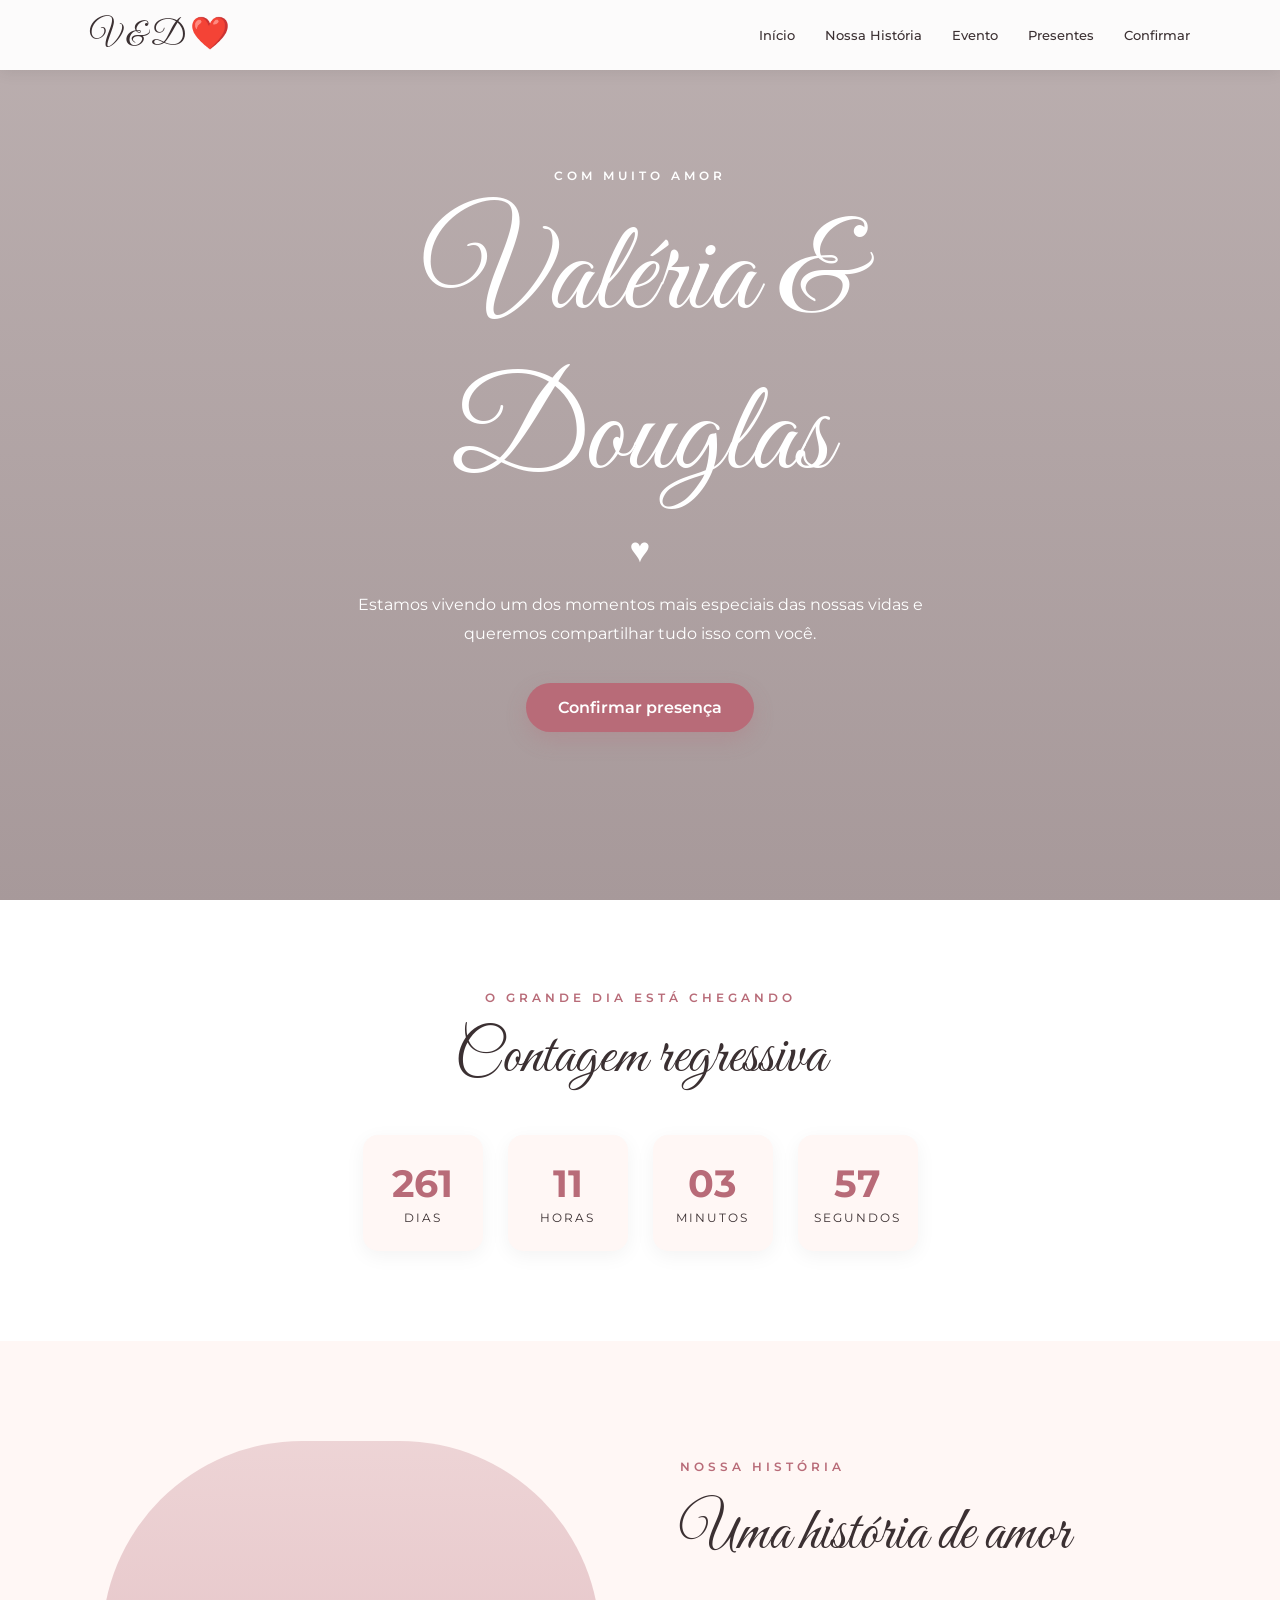
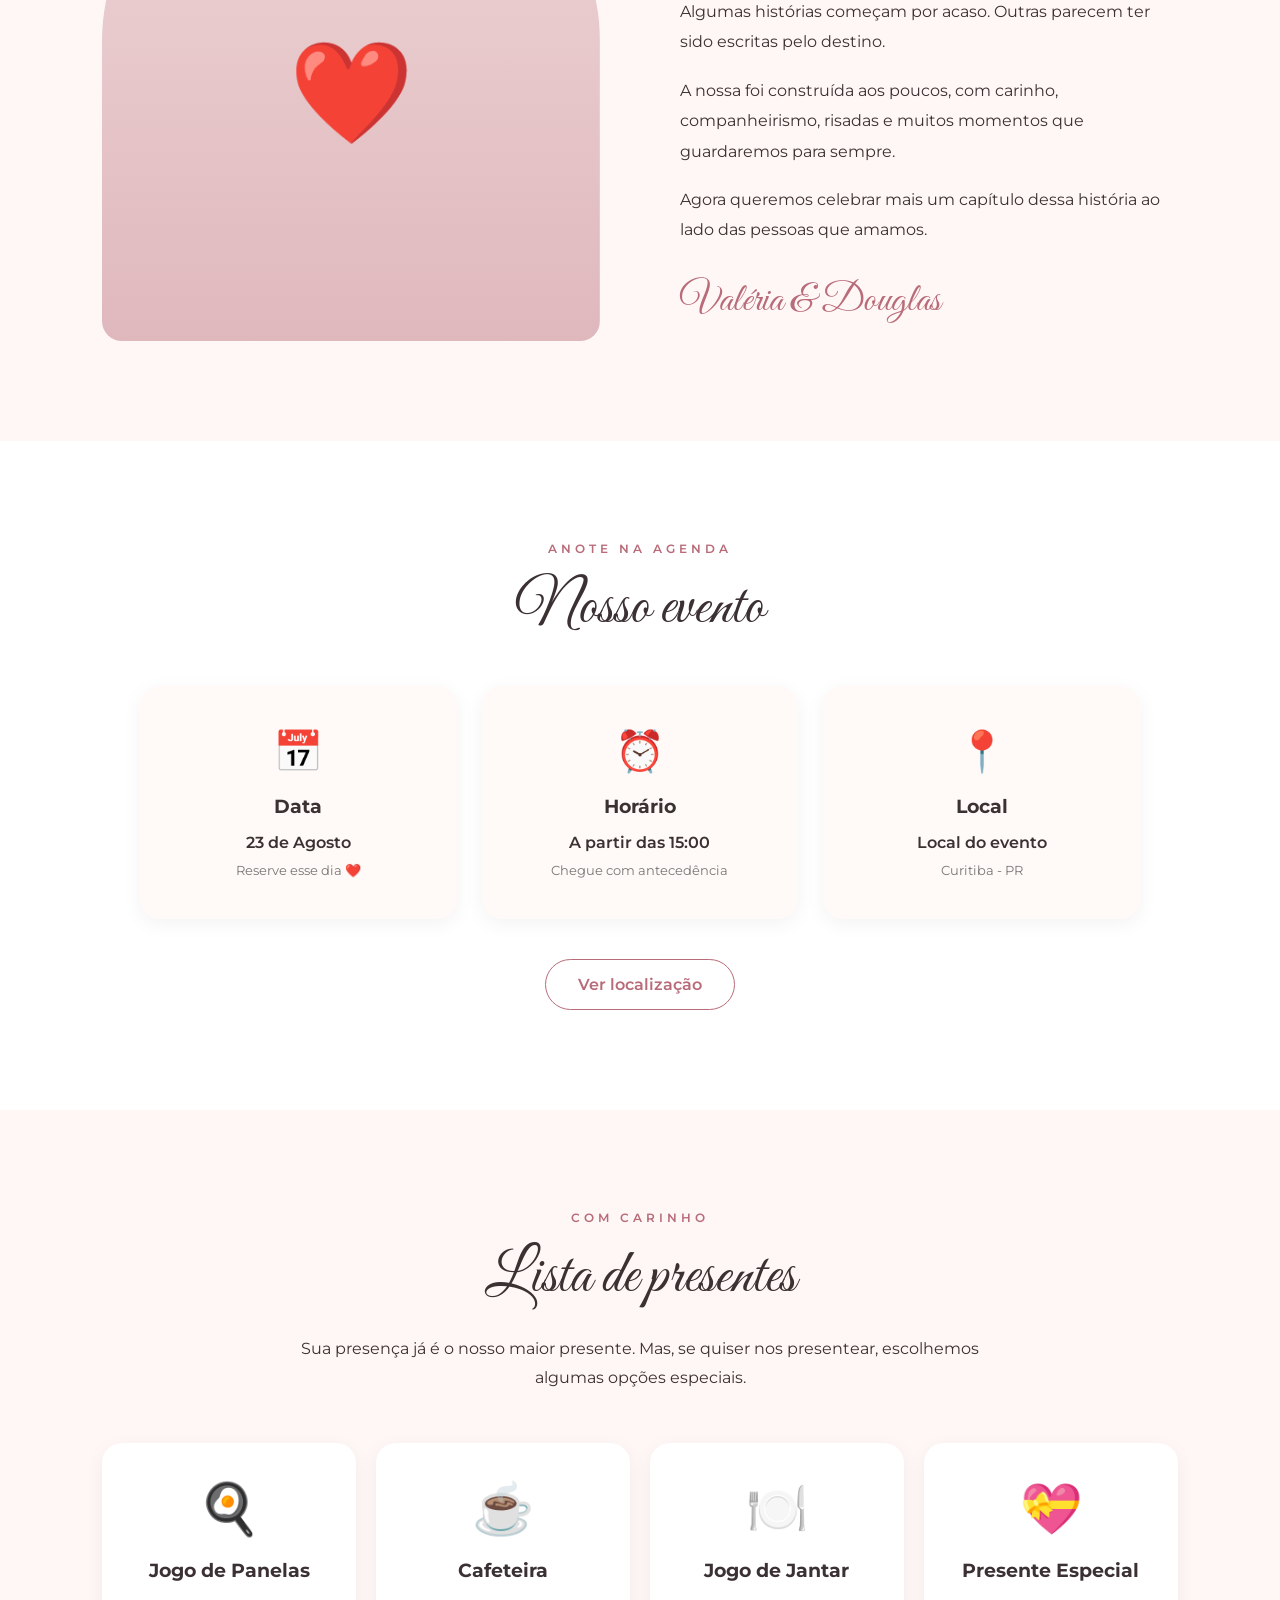
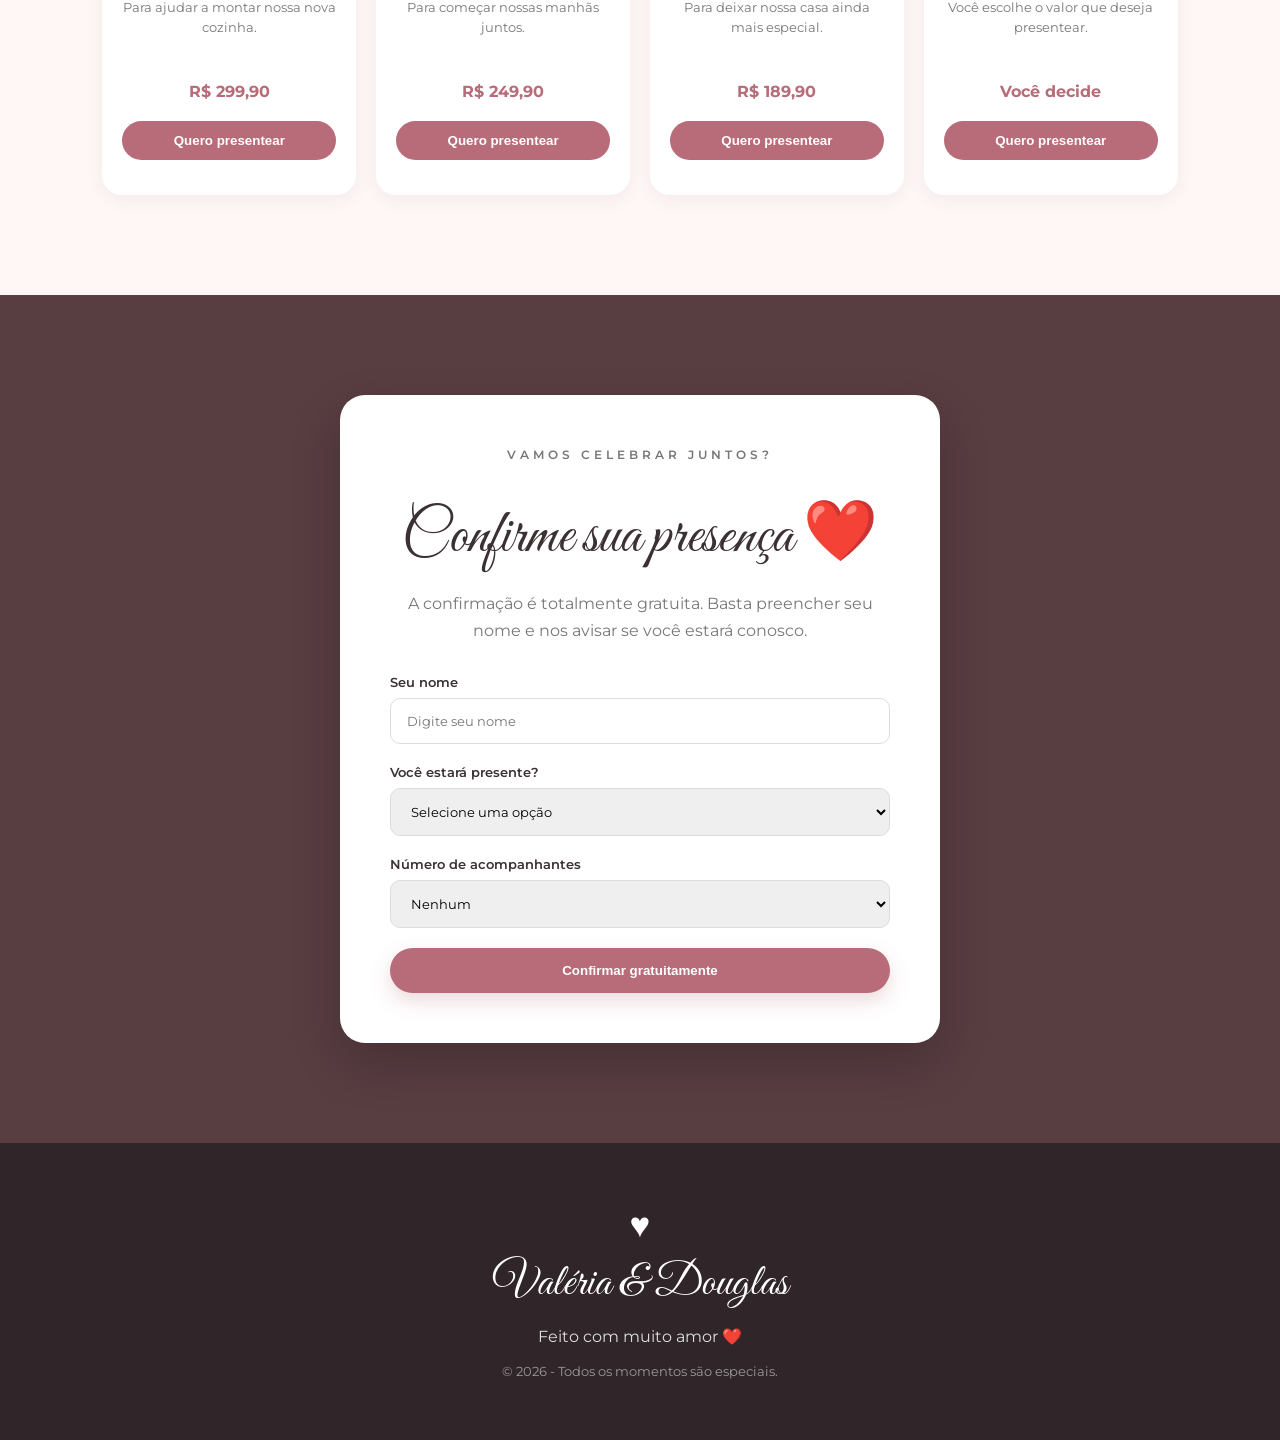
<file: index.html>
<!DOCTYPE html>
<html lang="pt-BR">
<head>
    <meta charset="UTF-8">
    <meta name="viewport" content="width=device-width, initial-scale=1.0">

    <title>Valéria & Douglas ❤️</title>

    <meta name="description" content="Site especial de Valéria & Douglas">

    <link rel="preconnect" href="https://fonts.googleapis.com">
    <link rel="preconnect" href="https://fonts.gstatic.com" crossorigin>

    <link href="https://fonts.googleapis.com/css2?family=Great+Vibes&family=Montserrat:wght@300;400;500;600;700&display=swap" rel="stylesheet">

    <link rel="stylesheet" href="style.css">
</head>

<body>

    <!-- MENU -->
    <header class="menu">
        <div class="logo">V & D ❤️</div>

        <nav>
            <a href="#inicio">Início</a>
            <a href="#historia">Nossa História</a>
            <a href="#evento">Evento</a>
            <a href="#presentes">Presentes</a>
            <a href="#confirmar">Confirmar</a>
        </nav>

        <button class="menu-btn" onclick="abrirMenu()">☰</button>
    </header>


    <!-- HERO -->
    <section id="inicio" class="hero">

        <div class="hero-overlay"></div>

        <div class="hero-content">

            <p class="pequeno">COM MUITO AMOR</p>

            <h1>Valéria & Douglas</h1>

            <div class="coracao">♥</div>

            <p class="frase">
                Estamos vivendo um dos momentos mais especiais
                das nossas vidas e queremos compartilhar tudo isso com você.
            </p>

            <a href="#confirmar" class="botao">
                Confirmar presença
            </a>

        </div>

    </section>


    <!-- CONTAGEM -->
    <section class="contador-section">

        <p class="pequeno">O GRANDE DIA ESTÁ CHEGANDO</p>

        <h2>Contagem regressiva</h2>

        <div id="contador" class="contador">

            <div>
                <strong id="dias">00</strong>
                <span>Dias</span>
            </div>

            <div>
                <strong id="horas">00</strong>
                <span>Horas</span>
            </div>

            <div>
                <strong id="minutos">00</strong>
                <span>Minutos</span>
            </div>

            <div>
                <strong id="segundos">00</strong>
                <span>Segundos</span>
            </div>

        </div>

    </section>


    <!-- HISTÓRIA -->
    <section id="historia" class="section historia">

        <div class="imagem-historia">
            <div class="foto-placeholder">
                ❤️
            </div>
        </div>

        <div class="texto-historia">

            <p class="pequeno">NOSSA HISTÓRIA</p>

            <h2>Uma história de amor</h2>

            <p>
                Algumas histórias começam por acaso.
                Outras parecem ter sido escritas pelo destino.
            </p>

            <p>
                A nossa foi construída aos poucos, com carinho,
                companheirismo, risadas e muitos momentos que
                guardaremos para sempre.
            </p>

            <p>
                Agora queremos celebrar mais um capítulo dessa
                história ao lado das pessoas que amamos.
            </p>

            <div class="assinatura">
                Valéria & Douglas
            </div>

        </div>

    </section>


    <!-- EVENTO -->
    <section id="evento" class="section evento">

        <p class="pequeno">ANOTE NA AGENDA</p>

        <h2>Nosso evento</h2>

        <div class="cards">

            <div class="card">

                <div class="icone">📅</div>

                <h3>Data</h3>

                <p>
                    23 de Agosto
                </p>

                <span>
                    Reserve esse dia ❤️
                </span>

            </div>


            <div class="card">

                <div class="icone">⏰</div>

                <h3>Horário</h3>

                <p>
                    A partir das 15:00
                </p>

                <span>
                    Chegue com antecedência
                </span>

            </div>


            <div class="card">

                <div class="icone">📍</div>

                <h3>Local</h3>

                <p>
                    Local do evento
                </p>

                <span>
                    Curitiba - PR
                </span>

            </div>

        </div>

        <a
            href="https://www.google.com/maps"
            target="_blank"
            class="botao botao-contorno"
        >
            Ver localização
        </a>

    </section>


    <!-- PRESENTES -->
    <section id="presentes" class="section presentes">

        <p class="pequeno">COM CARINHO</p>

        <h2>Lista de presentes</h2>

        <p class="subtitulo">
            Sua presença já é o nosso maior presente.
            Mas, se quiser nos presentear, escolhemos algumas opções especiais.
        </p>


        <div class="presentes-grid">

            <div class="presente">

                <div class="presente-icon">🍳</div>

                <h3>Jogo de Panelas</h3>

                <p>
                    Para ajudar a montar nossa nova cozinha.
                </p>

                <strong>R$ 299,90</strong>

                <button onclick="comprar('Jogo de Panelas')">
                    Quero presentear
                </button>

            </div>


            <div class="presente">

                <div class="presente-icon">☕</div>

                <h3>Cafeteira</h3>

                <p>
                    Para começar nossas manhãs juntos.
                </p>

                <strong>R$ 249,90</strong>

                <button onclick="comprar('Cafeteira')">
                    Quero presentear
                </button>

            </div>


            <div class="presente">

                <div class="presente-icon">🍽️</div>

                <h3>Jogo de Jantar</h3>

                <p>
                    Para deixar nossa casa ainda mais especial.
                </p>

                <strong>R$ 189,90</strong>

                <button onclick="comprar('Jogo de Jantar')">
                    Quero presentear
                </button>

            </div>


            <div class="presente">

                <div class="presente-icon">💝</div>

                <h3>Presente Especial</h3>

                <p>
                    Você escolhe o valor que deseja presentear.
                </p>

                <strong>Você decide</strong>

                <button onclick="comprar('Presente Especial')">
                    Quero presentear
                </button>

            </div>

        </div>

    </section>


    <!-- CONFIRMAÇÃO -->
    <section id="confirmar" class="confirmacao">

        <div class="confirmacao-box">

            <p class="pequeno">VAMOS CELEBRAR JUNTOS?</p>

            <h2>Confirme sua presença ❤️</h2>

            <p>
                A confirmação é totalmente gratuita.
                Basta preencher seu nome e nos avisar se você estará conosco.
            </p>


            <form id="formPresenca">

                <div class="campo">

                    <label for="nome">
                        Seu nome
                    </label>

                    <input
                        type="text"
                        id="nome"
                        placeholder="Digite seu nome"
                        required
                    >

                </div>


                <div class="campo">

                    <label>
                        Você estará presente?
                    </label>

                    <select id="presenca" required>

                        <option value="">
                            Selecione uma opção
                        </option>

                        <option value="Sim, estarei presente!">
                            Sim, estarei presente! ❤️
                        </option>

                        <option value="Infelizmente não poderei ir.">
                            Infelizmente não poderei ir.
                        </option>

                    </select>

                </div>


                <div class="campo">

                    <label for="acompanhantes">
                        Número de acompanhantes
                    </label>

                    <select id="acompanhantes">

                        <option value="0">
                            Nenhum
                        </option>

                        <option value="1">
                            1 acompanhante
                        </option>

                        <option value="2">
                            2 acompanhantes
                        </option>

                        <option value="3">
                            3 acompanhantes
                        </option>

                    </select>

                </div>


                <button type="submit" class="botao">
                    Confirmar gratuitamente
                </button>

            </form>


            <div id="mensagemConfirmacao" class="mensagem"></div>

        </div>

    </section>


    <!-- RODAPÉ -->
    <footer>

        <div class="footer-heart">
            ♥
        </div>

        <h2>Valéria & Douglas</h2>

        <p>
            Feito com muito amor ❤️
        </p>

        <small>
            © 2026 - Todos os momentos são especiais.
        </small>

    </footer>


    <!-- BOTÃO TOPO -->
    <button id="topo" onclick="voltarTopo()">
        ↑
    </button>


    <script src="script.js"></script>

</body>
</html>
</file>
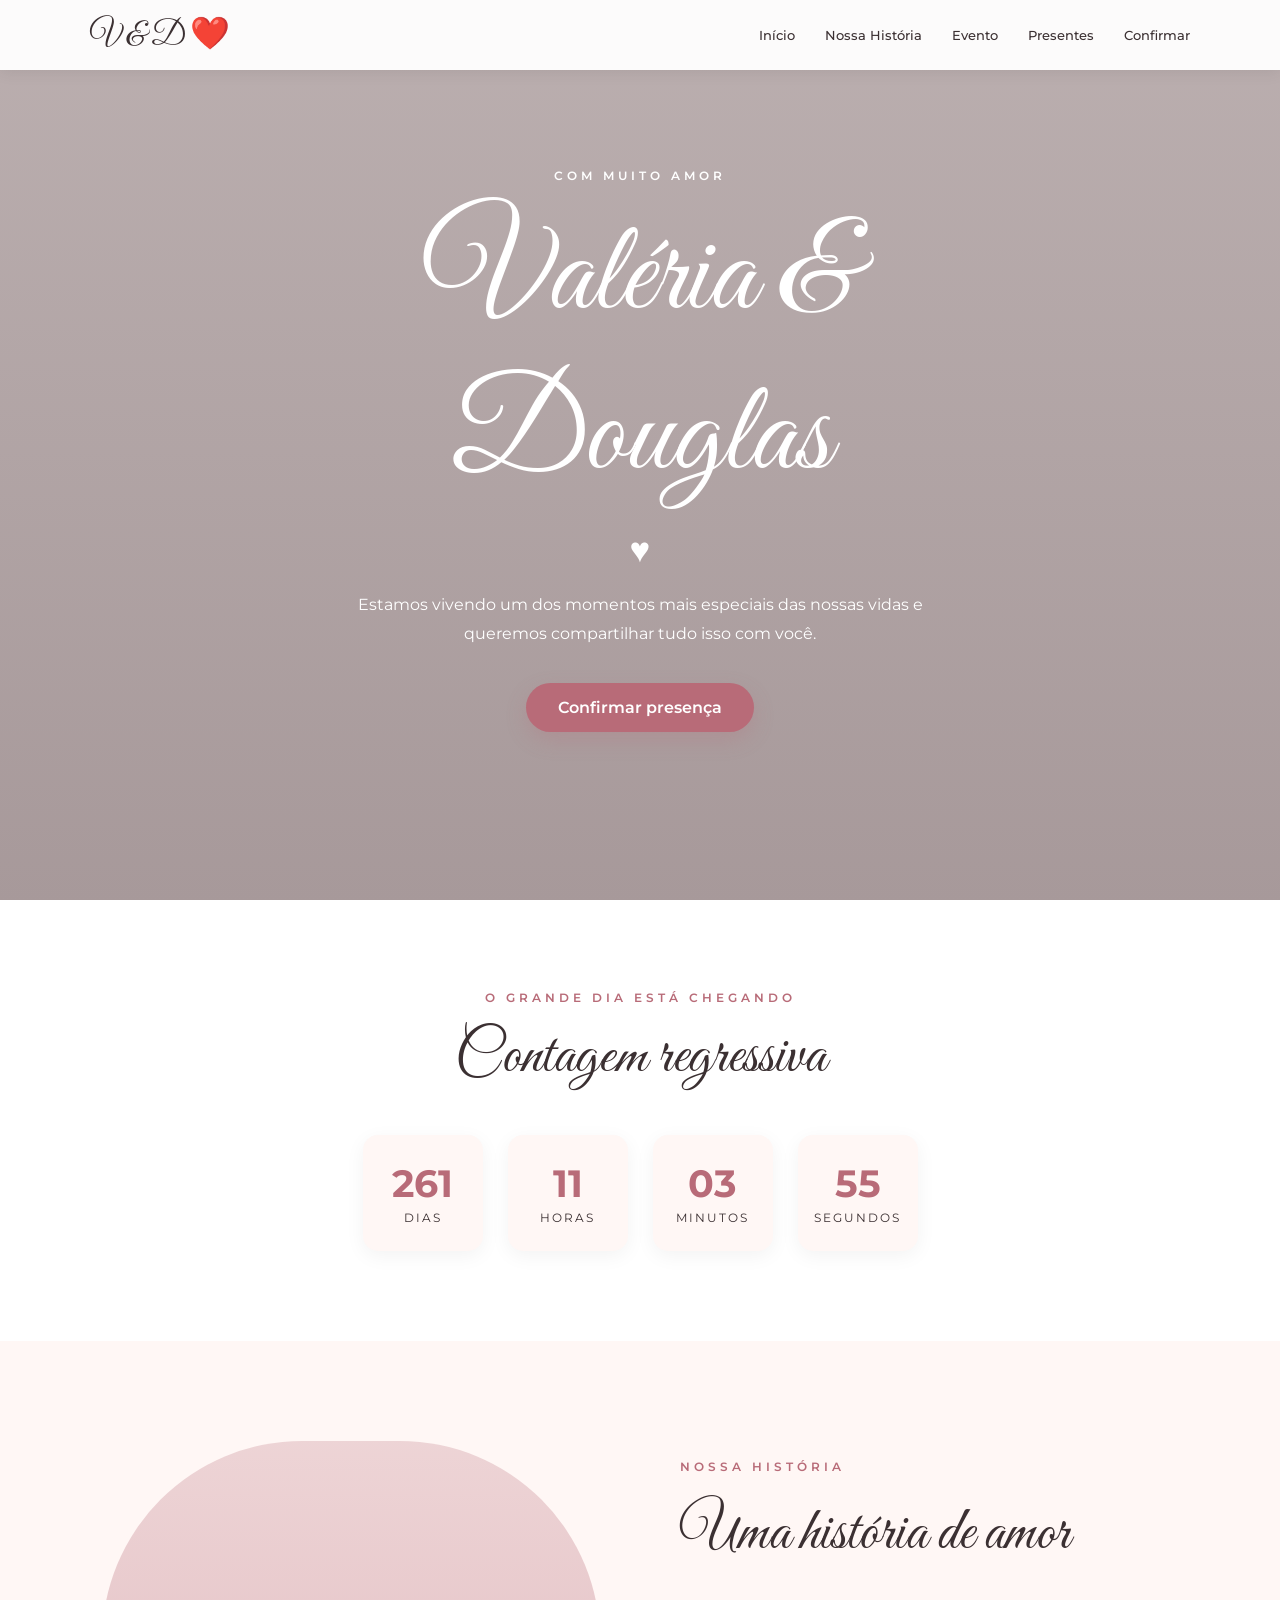
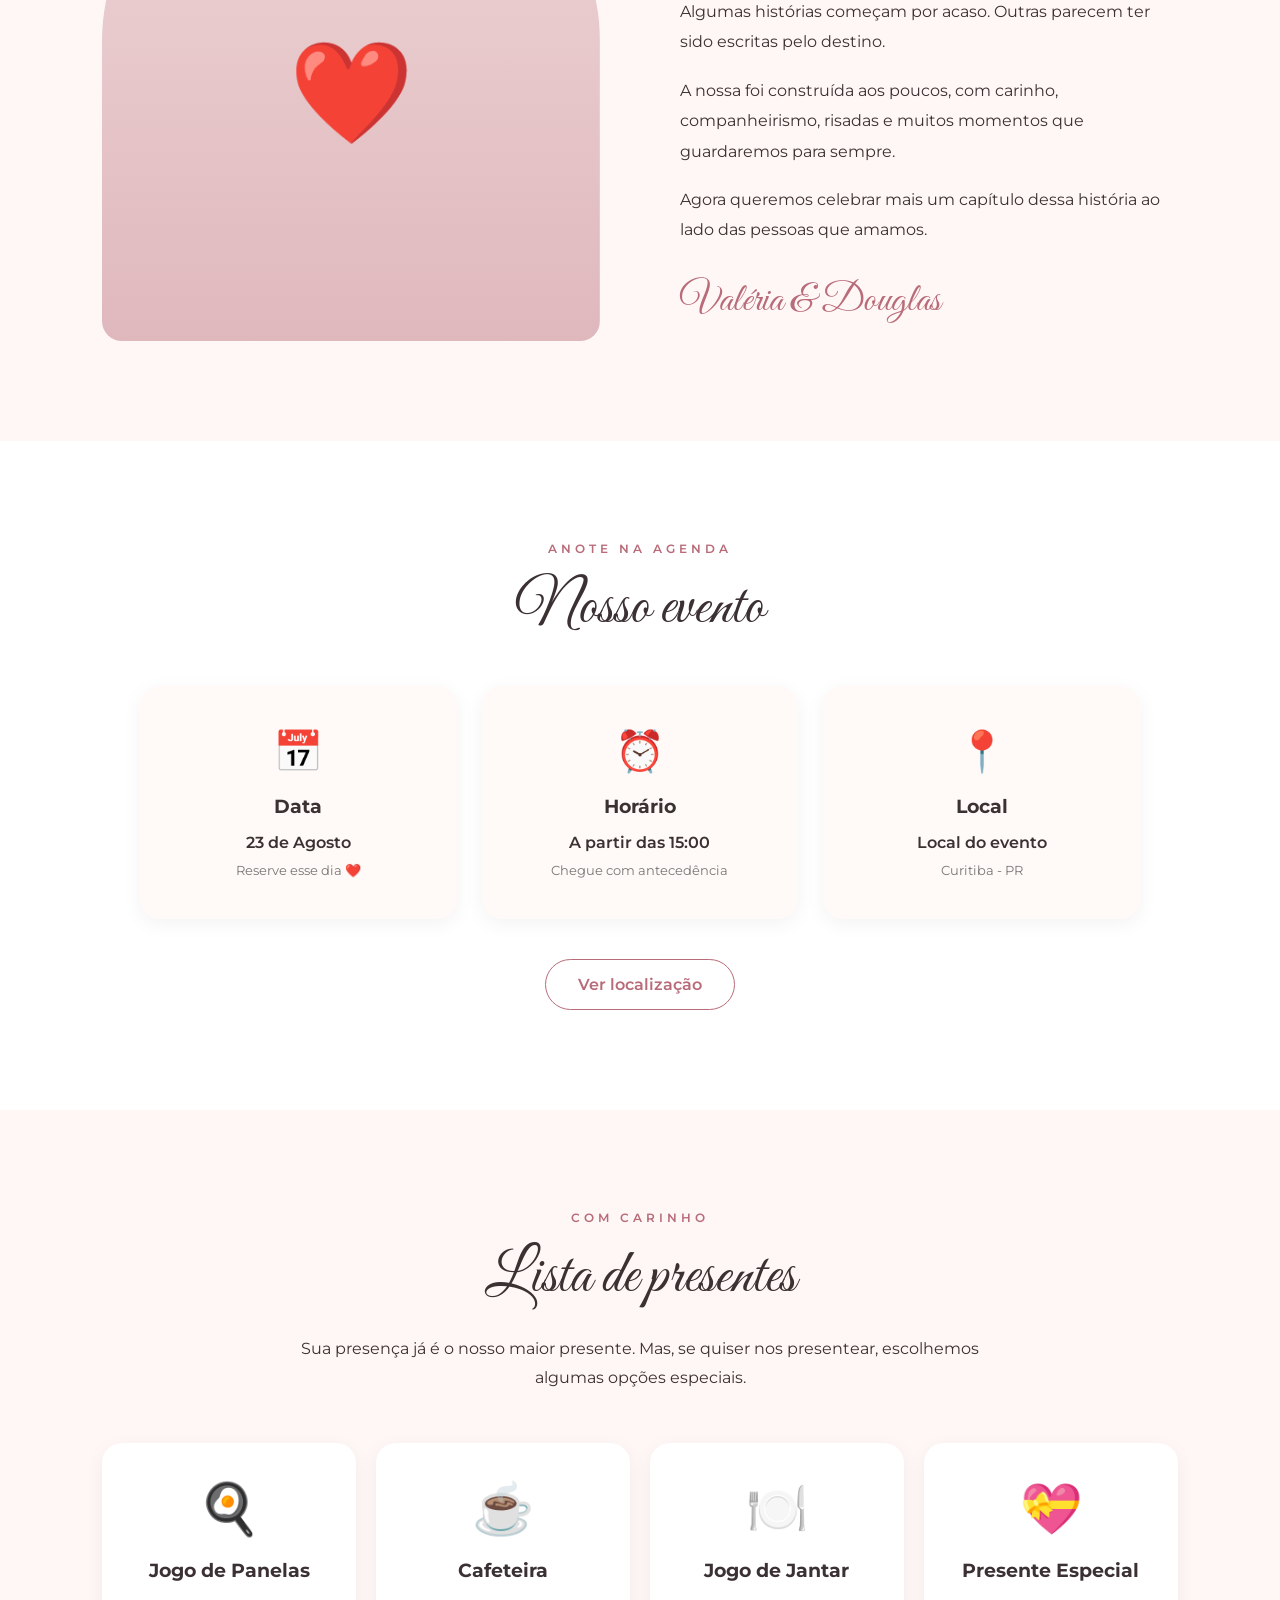
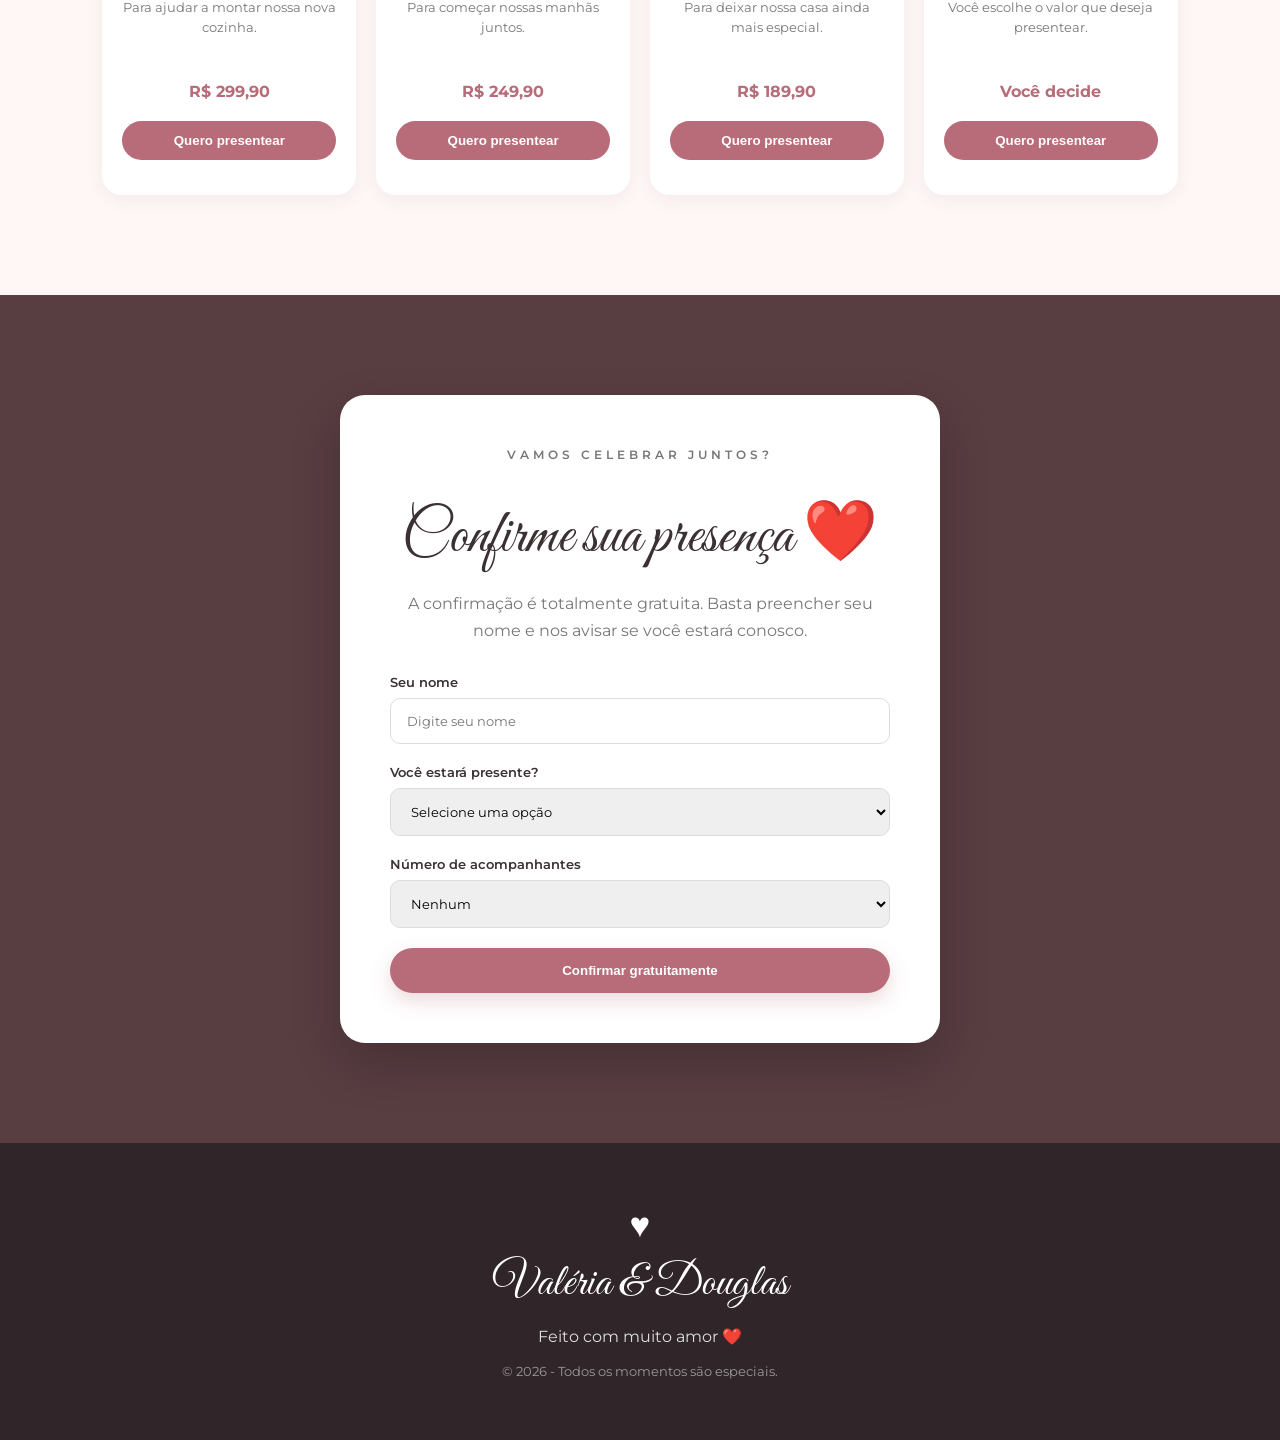
<file: SITE-VALERIA-DOUGLAS/index.html>
<!DOCTYPE html>
<html lang="pt-BR">
<head>
    <meta charset="UTF-8">
    <meta name="viewport" content="width=device-width, initial-scale=1.0">

    <title>Valéria & Douglas ❤️</title>

    <meta name="description" content="Site especial de Valéria & Douglas">

    <link rel="preconnect" href="https://fonts.googleapis.com">
    <link rel="preconnect" href="https://fonts.gstatic.com" crossorigin>

    <link href="https://fonts.googleapis.com/css2?family=Great+Vibes&family=Montserrat:wght@300;400;500;600;700&display=swap" rel="stylesheet">

    <link rel="stylesheet" href="style.css">
</head>

<body>

    <!-- MENU -->
    <header class="menu">
        <div class="logo">V & D ❤️</div>

        <nav>
            <a href="#inicio">Início</a>
            <a href="#historia">Nossa História</a>
            <a href="#evento">Evento</a>
            <a href="#presentes">Presentes</a>
            <a href="#confirmar">Confirmar</a>
        </nav>

        <button class="menu-btn" onclick="abrirMenu()">☰</button>
    </header>


    <!-- HERO -->
    <section id="inicio" class="hero">

        <div class="hero-overlay"></div>

        <div class="hero-content">

            <p class="pequeno">COM MUITO AMOR</p>

            <h1>Valéria & Douglas</h1>

            <div class="coracao">♥</div>

            <p class="frase">
                Estamos vivendo um dos momentos mais especiais
                das nossas vidas e queremos compartilhar tudo isso com você.
            </p>

            <a href="#confirmar" class="botao">
                Confirmar presença
            </a>

        </div>

    </section>


    <!-- CONTAGEM -->
    <section class="contador-section">

        <p class="pequeno">O GRANDE DIA ESTÁ CHEGANDO</p>

        <h2>Contagem regressiva</h2>

        <div id="contador" class="contador">

            <div>
                <strong id="dias">00</strong>
                <span>Dias</span>
            </div>

            <div>
                <strong id="horas">00</strong>
                <span>Horas</span>
            </div>

            <div>
                <strong id="minutos">00</strong>
                <span>Minutos</span>
            </div>

            <div>
                <strong id="segundos">00</strong>
                <span>Segundos</span>
            </div>

        </div>

    </section>


    <!-- HISTÓRIA -->
    <section id="historia" class="section historia">

        <div class="imagem-historia">
            <div class="foto-placeholder">
                ❤️
            </div>
        </div>

        <div class="texto-historia">

            <p class="pequeno">NOSSA HISTÓRIA</p>

            <h2>Uma história de amor</h2>

            <p>
                Algumas histórias começam por acaso.
                Outras parecem ter sido escritas pelo destino.
            </p>

            <p>
                A nossa foi construída aos poucos, com carinho,
                companheirismo, risadas e muitos momentos que
                guardaremos para sempre.
            </p>

            <p>
                Agora queremos celebrar mais um capítulo dessa
                história ao lado das pessoas que amamos.
            </p>

            <div class="assinatura">
                Valéria & Douglas
            </div>

        </div>

    </section>


    <!-- EVENTO -->
    <section id="evento" class="section evento">

        <p class="pequeno">ANOTE NA AGENDA</p>

        <h2>Nosso evento</h2>

        <div class="cards">

            <div class="card">

                <div class="icone">📅</div>

                <h3>Data</h3>

                <p>
                    23 de Agosto
                </p>

                <span>
                    Reserve esse dia ❤️
                </span>

            </div>


            <div class="card">

                <div class="icone">⏰</div>

                <h3>Horário</h3>

                <p>
                    A partir das 15:00
                </p>

                <span>
                    Chegue com antecedência
                </span>

            </div>


            <div class="card">

                <div class="icone">📍</div>

                <h3>Local</h3>

                <p>
                    Local do evento
                </p>

                <span>
                    Curitiba - PR
                </span>

            </div>

        </div>

        <a
            href="https://www.google.com/maps"
            target="_blank"
            class="botao botao-contorno"
        >
            Ver localização
        </a>

    </section>


    <!-- PRESENTES -->
    <section id="presentes" class="section presentes">

        <p class="pequeno">COM CARINHO</p>

        <h2>Lista de presentes</h2>

        <p class="subtitulo">
            Sua presença já é o nosso maior presente.
            Mas, se quiser nos presentear, escolhemos algumas opções especiais.
        </p>


        <div class="presentes-grid">

            <div class="presente">

                <div class="presente-icon">🍳</div>

                <h3>Jogo de Panelas</h3>

                <p>
                    Para ajudar a montar nossa nova cozinha.
                </p>

                <strong>R$ 299,90</strong>

                <button onclick="comprar('Jogo de Panelas')">
                    Quero presentear
                </button>

            </div>


            <div class="presente">

                <div class="presente-icon">☕</div>

                <h3>Cafeteira</h3>

                <p>
                    Para começar nossas manhãs juntos.
                </p>

                <strong>R$ 249,90</strong>

                <button onclick="comprar('Cafeteira')">
                    Quero presentear
                </button>

            </div>


            <div class="presente">

                <div class="presente-icon">🍽️</div>

                <h3>Jogo de Jantar</h3>

                <p>
                    Para deixar nossa casa ainda mais especial.
                </p>

                <strong>R$ 189,90</strong>

                <button onclick="comprar('Jogo de Jantar')">
                    Quero presentear
                </button>

            </div>


            <div class="presente">

                <div class="presente-icon">💝</div>

                <h3>Presente Especial</h3>

                <p>
                    Você escolhe o valor que deseja presentear.
                </p>

                <strong>Você decide</strong>

                <button onclick="comprar('Presente Especial')">
                    Quero presentear
                </button>

            </div>

        </div>

    </section>


    <!-- CONFIRMAÇÃO -->
    <section id="confirmar" class="confirmacao">

        <div class="confirmacao-box">

            <p class="pequeno">VAMOS CELEBRAR JUNTOS?</p>

            <h2>Confirme sua presença ❤️</h2>

            <p>
                A confirmação é totalmente gratuita.
                Basta preencher seu nome e nos avisar se você estará conosco.
            </p>


            <form id="formPresenca">

                <div class="campo">

                    <label for="nome">
                        Seu nome
                    </label>

                    <input
                        type="text"
                        id="nome"
                        placeholder="Digite seu nome"
                        required
                    >

                </div>


                <div class="campo">

                    <label>
                        Você estará presente?
                    </label>

                    <select id="presenca" required>

                        <option value="">
                            Selecione uma opção
                        </option>

                        <option value="Sim, estarei presente!">
                            Sim, estarei presente! ❤️
                        </option>

                        <option value="Infelizmente não poderei ir.">
                            Infelizmente não poderei ir.
                        </option>

                    </select>

                </div>


                <div class="campo">

                    <label for="acompanhantes">
                        Número de acompanhantes
                    </label>

                    <select id="acompanhantes">

                        <option value="0">
                            Nenhum
                        </option>

                        <option value="1">
                            1 acompanhante
                        </option>

                        <option value="2">
                            2 acompanhantes
                        </option>

                        <option value="3">
                            3 acompanhantes
                        </option>

                    </select>

                </div>


                <button type="submit" class="botao">
                    Confirmar gratuitamente
                </button>

            </form>


            <div id="mensagemConfirmacao" class="mensagem"></div>

        </div>

    </section>


    <!-- RODAPÉ -->
    <footer>

        <div class="footer-heart">
            ♥
        </div>

        <h2>Valéria & Douglas</h2>

        <p>
            Feito com muito amor ❤️
        </p>

        <small>
            © 2026 - Todos os momentos são especiais.
        </small>

    </footer>


    <!-- BOTÃO TOPO -->
    <button id="topo" onclick="voltarTopo()">
        ↑
    </button>


    <script src="script.js"></script>

</body>
</html>
</file>
<file: style.css>
* {
    margin: 0;
    padding: 0;
    box-sizing: border-box;
}

html {
    scroll-behavior: smooth;
}

body {
    font-family: 'Montserrat', sans-serif;
    color: #3b3032;
    background: #fffaf8;
}

a {
    text-decoration: none;
}


/* =========================
   MENU
========================= */

.menu {
    position: fixed;
    top: 0;
    left: 0;

    width: 100%;
    height: 70px;

    display: flex;
    align-items: center;
    justify-content: space-between;

    padding: 0 7%;

    background: rgba(255,255,255,0.95);

    box-shadow: 0 2px 15px rgba(0,0,0,0.08);

    z-index: 1000;
}

.logo {
    font-family: 'Great Vibes', cursive;
    font-size: 32px;
}

.menu nav {
    display: flex;
    gap: 30px;
}

.menu nav a {
    color: #3b3032;
    font-size: 13px;
    font-weight: 500;
    transition: 0.3s;
}

.menu nav a:hover {
    color: #b86b78;
}

.menu-btn {
    display: none;
    border: none;
    background: none;
    font-size: 28px;
}


/* =========================
   HERO
========================= */

.hero {
    height: 100vh;
    min-height: 650px;

    position: relative;

    display: flex;
    justify-content: center;
    align-items: center;

    background:
        linear-gradient(
            rgba(60,35,40,0.35),
            rgba(60,35,40,0.45)
        ),
        url("https://images.unsplash.com/photo-1519225421980-715cb0215aed?auto=format&fit=crop&w=2000&q=80");

    background-size: cover;
    background-position: center;
}

.hero-content {
    position: relative;
    z-index: 2;

    text-align: center;
    color: white;

    max-width: 800px;

    padding: 20px;
}

.pequeno {
    font-size: 12px;
    letter-spacing: 4px;
    font-weight: 600;
    margin-bottom: 15px;
}

.hero h1 {
    font-family: 'Great Vibes', cursive;
    font-size: clamp(70px, 10vw, 130px);
    font-weight: 400;
}

.coracao {
    font-size: 35px;
    margin: 10px 0;
}

.frase {
    max-width: 650px;
    margin: 20px auto 35px;
    line-height: 1.8;
    font-size: 16px;
}


/* =========================
   BOTÕES
========================= */

.botao {
    display: inline-block;

    border: none;

    padding: 15px 32px;

    border-radius: 50px;

    background: #b86b78;

    color: white;

    font-weight: 600;

    cursor: pointer;

    transition: 0.3s;

    box-shadow: 0 8px 20px rgba(184,107,120,0.25);
}

.botao:hover {
    transform: translateY(-3px);
    background: #a85b69;
    color: white;
}

.botao-contorno {
    background: transparent;
    border: 1px solid #b86b78;
    color: #b86b78;
    box-shadow: none;
}

.botao-contorno:hover {
    color: white;
}


/* =========================
   CONTADOR
========================= */

.contador-section {
    text-align: center;

    padding: 90px 20px;

    background: #fff;
}

.contador-section .pequeno {
    color: #b86b78;
}

.contador-section h2,
.section h2,
.confirmacao h2 {
    font-family: 'Great Vibes', cursive;

    font-size: 60px;

    font-weight: 400;

    margin-bottom: 40px;
}

.contador {
    display: flex;
    justify-content: center;
    gap: 25px;
}

.contador div {
    width: 120px;

    padding: 25px 10px;

    border-radius: 15px;

    background: #fff7f5;

    box-shadow: 0 5px 20px rgba(0,0,0,0.05);
}

.contador strong {
    display: block;

    font-size: 38px;

    color: #b86b78;
}

.contador span {
    font-size: 12px;

    text-transform: uppercase;

    letter-spacing: 2px;
}


/* =========================
   SEÇÕES
========================= */

.section {
    padding: 100px 8%;

    text-align: center;
}

.historia {
    display: flex;
    align-items: center;

    gap: 80px;

    text-align: left;

    background: #fff7f5;
}

.imagem-historia {
    flex: 1;
}

.foto-placeholder {
    height: 500px;

    border-radius: 200px 200px 20px 20px;

    display: flex;
    align-items: center;
    justify-content: center;

    font-size: 100px;

    background:
        linear-gradient(
            rgba(184,107,120,0.25),
            rgba(184,107,120,0.45)
        ),
        url("https://images.unsplash.com/photo-1519741497674-611481863552?auto=format&fit=crop&w=1000&q=80");

    background-size: cover;
    background-position: center;
}

.texto-historia {
    flex: 1;
}

.texto-historia .pequeno {
    color: #b86b78;
}

.texto-historia h2 {
    margin-bottom: 25px;
}

.texto-historia p {
    line-height: 1.9;
    margin-bottom: 18px;
}

.assinatura {
    font-family: 'Great Vibes', cursive;

    font-size: 40px;

    color: #b86b78;

    margin-top: 30px;
}


/* =========================
   EVENTO
========================= */

.evento {
    background: white;
}

.evento .pequeno,
.presentes .pequeno {
    color: #b86b78;
}

.cards {
    display: grid;

    grid-template-columns:
        repeat(3, 1fr);

    gap: 25px;

    max-width: 1000px;

    margin: 0 auto 40px;
}

.card {
    padding: 40px 25px;

    background: #fffaf8;

    border-radius: 20px;

    box-shadow: 0 5px 20px rgba(0,0,0,0.05);
}

.icone {
    font-size: 40px;

    margin-bottom: 20px;
}

.card h3 {
    margin-bottom: 15px;
}

.card p {
    font-weight: 600;

    margin-bottom: 8px;
}

.card span {
    font-size: 13px;

    color: #777;
}


/* =========================
   PRESENTES
========================= */

.presentes {
    background: #fff7f5;
}

.subtitulo {
    max-width: 700px;

    margin: -20px auto 50px;

    line-height: 1.8;
}

.presentes-grid {
    display: grid;

    grid-template-columns:
        repeat(4, 1fr);

    gap: 20px;
}

.presente {
    background: white;

    padding: 35px 20px;

    border-radius: 20px;

    box-shadow: 0 5px 20px rgba(0,0,0,0.05);

    transition: 0.3s;
}

.presente:hover {
    transform: translateY(-8px);
}

.presente-icon {
    font-size: 50px;

    margin-bottom: 20px;
}

.presente h3 {
    margin-bottom: 15px;
}

.presente p {
    font-size: 13px;

    line-height: 1.6;

    color: #777;

    min-height: 65px;
}

.presente strong {
    display: block;

    margin: 20px 0;

    color: #b86b78;
}

.presente button {
    width: 100%;

    padding: 12px;

    border: none;

    border-radius: 30px;

    background: #b86b78;

    color: white;

    cursor: pointer;

    font-weight: 600;
}


/* =========================
   CONFIRMAÇÃO
========================= */

.confirmacao {
    padding: 100px 20px;

    background:
        linear-gradient(
            rgba(70,40,45,0.90),
            rgba(70,40,45,0.90)
        ),
        url("https://images.unsplash.com/photo-1519225421980-715cb0215aed?auto=format&fit=crop&w=1800&q=80");

    background-size: cover;

    background-position: center;
}

.confirmacao-box {
    max-width: 600px;

    margin: auto;

    padding: 50px;

    border-radius: 25px;

    background: white;

    text-align: center;

    box-shadow: 0 20px 50px rgba(0,0,0,0.2);
}

.confirmacao h2 {
    color: #3b3032;

    margin-bottom: 15px;
}

.confirmacao-box > p {
    line-height: 1.7;

    color: #777;

    margin-bottom: 30px;
}

.campo {
    text-align: left;

    margin-bottom: 20px;
}

.campo label {
    display: block;

    font-size: 13px;

    font-weight: 600;

    margin-bottom: 8px;
}

.campo input,
.campo select {
    width: 100%;

    padding: 14px 16px;

    border: 1px solid #ddd;

    border-radius: 10px;

    font-family: inherit;

    outline: none;
}

.campo input:focus,
.campo select:focus {
    border-color: #b86b78;
}

.confirmacao .botao {
    width: 100%;
}

.mensagem {
    margin-top: 25px;

    padding: 15px;

    border-radius: 10px;

    background: #fff1f3;

    color: #8d4655;

    display: none;
}


/* =========================
   RODAPÉ
========================= */

footer {
    text-align: center;

    padding: 60px 20px;

    background: #302629;

    color: white;
}

.footer-heart {
    font-size: 35px;

    margin-bottom: 10px;
}

footer h2 {
    font-family: 'Great Vibes', cursive;

    font-size: 45px;

    font-weight: 400;
}

footer p {
    margin: 15px 0;

    color: #ddd;
}

footer small {
    color: #999;
}


/* =========================
   BOTÃO TOPO
========================= */

#topo {
    position: fixed;

    right: 25px;

    bottom: 25px;

    width: 50px;
    height: 50px;

    border: none;

    border-radius: 50%;

    background: #b86b78;

    color: white;

    font-size: 22px;

    cursor: pointer;

    display: none;

    z-index: 500;
}


/* =========================
   RESPONSIVO
========================= */

@media (max-width: 900px) {

    .menu nav {
        display: none;

        position: absolute;

        top: 70px;

        left: 0;

        width: 100%;

        padding: 25px;

        flex-direction: column;

        text-align: center;

        background: white;

        box-shadow: 0 10px 20px rgba(0,0,0,0.08);
    }

    .menu nav.ativo {
        display: flex;
    }

    .menu-btn {
        display: block;
    }

    .historia {
        flex-direction: column;

        gap: 40px;
    }

    .foto-placeholder {
        width: 100%;
    }

    .cards {
        grid-template-columns: 1fr;
    }

    .presentes-grid {
        grid-template-columns: repeat(2, 1fr);
    }
}


@media (max-width: 600px) {

    .hero {
        min-height: 700px;
    }

    .hero h1 {
        font-size: 70px;
    }

    .contador {
        gap: 8px;
    }

    .contador div {
        width: 75px;

        padding: 18px 5px;
    }

    .contador strong {
        font-size: 25px;
    }

    .contador span {
        font-size: 8px;
        letter-spacing: 1px;
    }

    .section {
        padding: 70px 20px;
    }

    .section h2,
    .contador-section h2,
    .confirmacao h2 {
        font-size: 48px;
    }

    .presentes-grid {
        grid-template-columns: 1fr;
    }

    .confirmacao-box {
        padding: 30px 20px;
    }

    .foto-placeholder {
        height: 400px;
    }
}
</file>
<file: SITE-VALERIA-DOUGLAS/style.css>
* {
    margin: 0;
    padding: 0;
    box-sizing: border-box;
}

html {
    scroll-behavior: smooth;
}

body {
    font-family: 'Montserrat', sans-serif;
    color: #3b3032;
    background: #fffaf8;
}

a {
    text-decoration: none;
}


/* =========================
   MENU
========================= */

.menu {
    position: fixed;
    top: 0;
    left: 0;

    width: 100%;
    height: 70px;

    display: flex;
    align-items: center;
    justify-content: space-between;

    padding: 0 7%;

    background: rgba(255,255,255,0.95);

    box-shadow: 0 2px 15px rgba(0,0,0,0.08);

    z-index: 1000;
}

.logo {
    font-family: 'Great Vibes', cursive;
    font-size: 32px;
}

.menu nav {
    display: flex;
    gap: 30px;
}

.menu nav a {
    color: #3b3032;
    font-size: 13px;
    font-weight: 500;
    transition: 0.3s;
}

.menu nav a:hover {
    color: #b86b78;
}

.menu-btn {
    display: none;
    border: none;
    background: none;
    font-size: 28px;
}


/* =========================
   HERO
========================= */

.hero {
    height: 100vh;
    min-height: 650px;

    position: relative;

    display: flex;
    justify-content: center;
    align-items: center;

    background:
        linear-gradient(
            rgba(60,35,40,0.35),
            rgba(60,35,40,0.45)
        ),
        url("https://images.unsplash.com/photo-1519225421980-715cb0215aed?auto=format&fit=crop&w=2000&q=80");

    background-size: cover;
    background-position: center;
}

.hero-content {
    position: relative;
    z-index: 2;

    text-align: center;
    color: white;

    max-width: 800px;

    padding: 20px;
}

.pequeno {
    font-size: 12px;
    letter-spacing: 4px;
    font-weight: 600;
    margin-bottom: 15px;
}

.hero h1 {
    font-family: 'Great Vibes', cursive;
    font-size: clamp(70px, 10vw, 130px);
    font-weight: 400;
}

.coracao {
    font-size: 35px;
    margin: 10px 0;
}

.frase {
    max-width: 650px;
    margin: 20px auto 35px;
    line-height: 1.8;
    font-size: 16px;
}


/* =========================
   BOTÕES
========================= */

.botao {
    display: inline-block;

    border: none;

    padding: 15px 32px;

    border-radius: 50px;

    background: #b86b78;

    color: white;

    font-weight: 600;

    cursor: pointer;

    transition: 0.3s;

    box-shadow: 0 8px 20px rgba(184,107,120,0.25);
}

.botao:hover {
    transform: translateY(-3px);
    background: #a85b69;
    color: white;
}

.botao-contorno {
    background: transparent;
    border: 1px solid #b86b78;
    color: #b86b78;
    box-shadow: none;
}

.botao-contorno:hover {
    color: white;
}


/* =========================
   CONTADOR
========================= */

.contador-section {
    text-align: center;

    padding: 90px 20px;

    background: #fff;
}

.contador-section .pequeno {
    color: #b86b78;
}

.contador-section h2,
.section h2,
.confirmacao h2 {
    font-family: 'Great Vibes', cursive;

    font-size: 60px;

    font-weight: 400;

    margin-bottom: 40px;
}

.contador {
    display: flex;
    justify-content: center;
    gap: 25px;
}

.contador div {
    width: 120px;

    padding: 25px 10px;

    border-radius: 15px;

    background: #fff7f5;

    box-shadow: 0 5px 20px rgba(0,0,0,0.05);
}

.contador strong {
    display: block;

    font-size: 38px;

    color: #b86b78;
}

.contador span {
    font-size: 12px;

    text-transform: uppercase;

    letter-spacing: 2px;
}


/* =========================
   SEÇÕES
========================= */

.section {
    padding: 100px 8%;

    text-align: center;
}

.historia {
    display: flex;
    align-items: center;

    gap: 80px;

    text-align: left;

    background: #fff7f5;
}

.imagem-historia {
    flex: 1;
}

.foto-placeholder {
    height: 500px;

    border-radius: 200px 200px 20px 20px;

    display: flex;
    align-items: center;
    justify-content: center;

    font-size: 100px;

    background:
        linear-gradient(
            rgba(184,107,120,0.25),
            rgba(184,107,120,0.45)
        ),
        url("https://images.unsplash.com/photo-1519741497674-611481863552?auto=format&fit=crop&w=1000&q=80");

    background-size: cover;
    background-position: center;
}

.texto-historia {
    flex: 1;
}

.texto-historia .pequeno {
    color: #b86b78;
}

.texto-historia h2 {
    margin-bottom: 25px;
}

.texto-historia p {
    line-height: 1.9;
    margin-bottom: 18px;
}

.assinatura {
    font-family: 'Great Vibes', cursive;

    font-size: 40px;

    color: #b86b78;

    margin-top: 30px;
}


/* =========================
   EVENTO
========================= */

.evento {
    background: white;
}

.evento .pequeno,
.presentes .pequeno {
    color: #b86b78;
}

.cards {
    display: grid;

    grid-template-columns:
        repeat(3, 1fr);

    gap: 25px;

    max-width: 1000px;

    margin: 0 auto 40px;
}

.card {
    padding: 40px 25px;

    background: #fffaf8;

    border-radius: 20px;

    box-shadow: 0 5px 20px rgba(0,0,0,0.05);
}

.icone {
    font-size: 40px;

    margin-bottom: 20px;
}

.card h3 {
    margin-bottom: 15px;
}

.card p {
    font-weight: 600;

    margin-bottom: 8px;
}

.card span {
    font-size: 13px;

    color: #777;
}


/* =========================
   PRESENTES
========================= */

.presentes {
    background: #fff7f5;
}

.subtitulo {
    max-width: 700px;

    margin: -20px auto 50px;

    line-height: 1.8;
}

.presentes-grid {
    display: grid;

    grid-template-columns:
        repeat(4, 1fr);

    gap: 20px;
}

.presente {
    background: white;

    padding: 35px 20px;

    border-radius: 20px;

    box-shadow: 0 5px 20px rgba(0,0,0,0.05);

    transition: 0.3s;
}

.presente:hover {
    transform: translateY(-8px);
}

.presente-icon {
    font-size: 50px;

    margin-bottom: 20px;
}

.presente h3 {
    margin-bottom: 15px;
}

.presente p {
    font-size: 13px;

    line-height: 1.6;

    color: #777;

    min-height: 65px;
}

.presente strong {
    display: block;

    margin: 20px 0;

    color: #b86b78;
}

.presente button {
    width: 100%;

    padding: 12px;

    border: none;

    border-radius: 30px;

    background: #b86b78;

    color: white;

    cursor: pointer;

    font-weight: 600;
}


/* =========================
   CONFIRMAÇÃO
========================= */

.confirmacao {
    padding: 100px 20px;

    background:
        linear-gradient(
            rgba(70,40,45,0.90),
            rgba(70,40,45,0.90)
        ),
        url("https://images.unsplash.com/photo-1519225421980-715cb0215aed?auto=format&fit=crop&w=1800&q=80");

    background-size: cover;

    background-position: center;
}

.confirmacao-box {
    max-width: 600px;

    margin: auto;

    padding: 50px;

    border-radius: 25px;

    background: white;

    text-align: center;

    box-shadow: 0 20px 50px rgba(0,0,0,0.2);
}

.confirmacao h2 {
    color: #3b3032;

    margin-bottom: 15px;
}

.confirmacao-box > p {
    line-height: 1.7;

    color: #777;

    margin-bottom: 30px;
}

.campo {
    text-align: left;

    margin-bottom: 20px;
}

.campo label {
    display: block;

    font-size: 13px;

    font-weight: 600;

    margin-bottom: 8px;
}

.campo input,
.campo select {
    width: 100%;

    padding: 14px 16px;

    border: 1px solid #ddd;

    border-radius: 10px;

    font-family: inherit;

    outline: none;
}

.campo input:focus,
.campo select:focus {
    border-color: #b86b78;
}

.confirmacao .botao {
    width: 100%;
}

.mensagem {
    margin-top: 25px;

    padding: 15px;

    border-radius: 10px;

    background: #fff1f3;

    color: #8d4655;

    display: none;
}


/* =========================
   RODAPÉ
========================= */

footer {
    text-align: center;

    padding: 60px 20px;

    background: #302629;

    color: white;
}

.footer-heart {
    font-size: 35px;

    margin-bottom: 10px;
}

footer h2 {
    font-family: 'Great Vibes', cursive;

    font-size: 45px;

    font-weight: 400;
}

footer p {
    margin: 15px 0;

    color: #ddd;
}

footer small {
    color: #999;
}


/* =========================
   BOTÃO TOPO
========================= */

#topo {
    position: fixed;

    right: 25px;

    bottom: 25px;

    width: 50px;
    height: 50px;

    border: none;

    border-radius: 50%;

    background: #b86b78;

    color: white;

    font-size: 22px;

    cursor: pointer;

    display: none;

    z-index: 500;
}


/* =========================
   RESPONSIVO
========================= */

@media (max-width: 900px) {

    .menu nav {
        display: none;

        position: absolute;

        top: 70px;

        left: 0;

        width: 100%;

        padding: 25px;

        flex-direction: column;

        text-align: center;

        background: white;

        box-shadow: 0 10px 20px rgba(0,0,0,0.08);
    }

    .menu nav.ativo {
        display: flex;
    }

    .menu-btn {
        display: block;
    }

    .historia {
        flex-direction: column;

        gap: 40px;
    }

    .foto-placeholder {
        width: 100%;
    }

    .cards {
        grid-template-columns: 1fr;
    }

    .presentes-grid {
        grid-template-columns: repeat(2, 1fr);
    }
}


@media (max-width: 600px) {

    .hero {
        min-height: 700px;
    }

    .hero h1 {
        font-size: 70px;
    }

    .contador {
        gap: 8px;
    }

    .contador div {
        width: 75px;

        padding: 18px 5px;
    }

    .contador strong {
        font-size: 25px;
    }

    .contador span {
        font-size: 8px;
        letter-spacing: 1px;
    }

    .section {
        padding: 70px 20px;
    }

    .section h2,
    .contador-section h2,
    .confirmacao h2 {
        font-size: 48px;
    }

    .presentes-grid {
        grid-template-columns: 1fr;
    }

    .confirmacao-box {
        padding: 30px 20px;
    }

    .foto-placeholder {
        height: 400px;
    }
}
</file>
